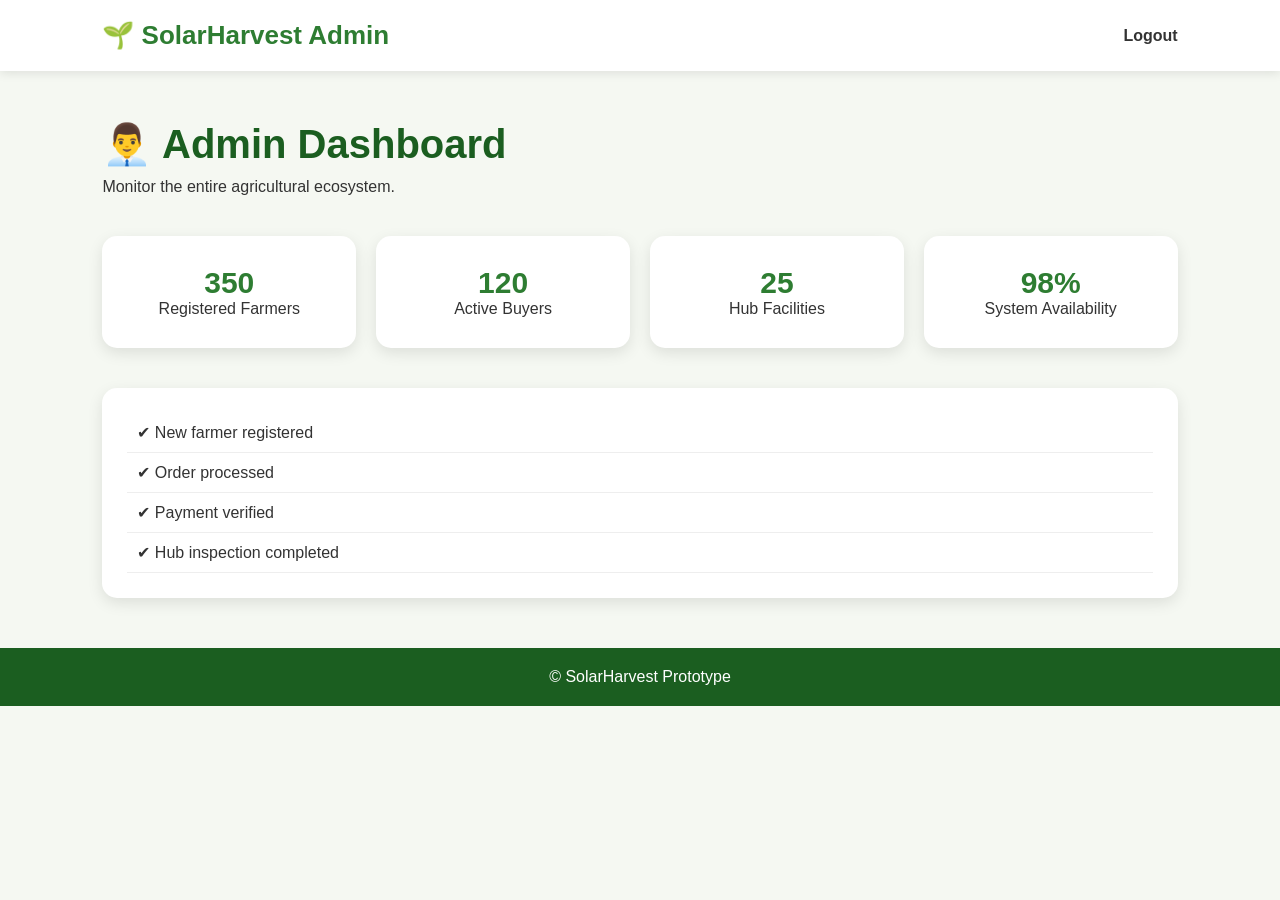
<file: admin.html>
<!DOCTYPE html>

<html>

<head>

<title>Admin Dashboard</title>

<link rel="stylesheet" href="css/style.css">

</head>


<body>


<header>

<nav class="navbar">


<div class="logo">
🌱 SolarHarvest Admin
</div>


<ul class="nav-links">

<li>
<a href="index.html">
Logout
</a>
</li>


</ul>


</nav>

</header>



<section class="dashboard">


<h1>
👨‍💼 Admin Dashboard
</h1>


<p>
Monitor the entire agricultural ecosystem.
</p>



<div class="stats">


<div class="stat-card">

<h3>
350
</h3>

<p>
Registered Farmers
</p>

</div>


<div class="stat-card">

<h3>
120
</h3>

<p>
Active Buyers
</p>

</div>


<div class="stat-card">

<h3>
25
</h3>

<p>
Hub Facilities
</p>

</div>


<div class="stat-card">

<h3>
98%
</h3>

<p>
System Availability
</p>

</div>


</div>




<div class="activity">


<p>
✔ New farmer registered</p>

<p>
✔ Order processed</p>

<p>
✔ Payment verified</p>

<p>
✔ Hub inspection completed</p>


</div>



</section>


<footer>

© SolarHarvest Prototype

</footer>


</body>

</html>
</file>
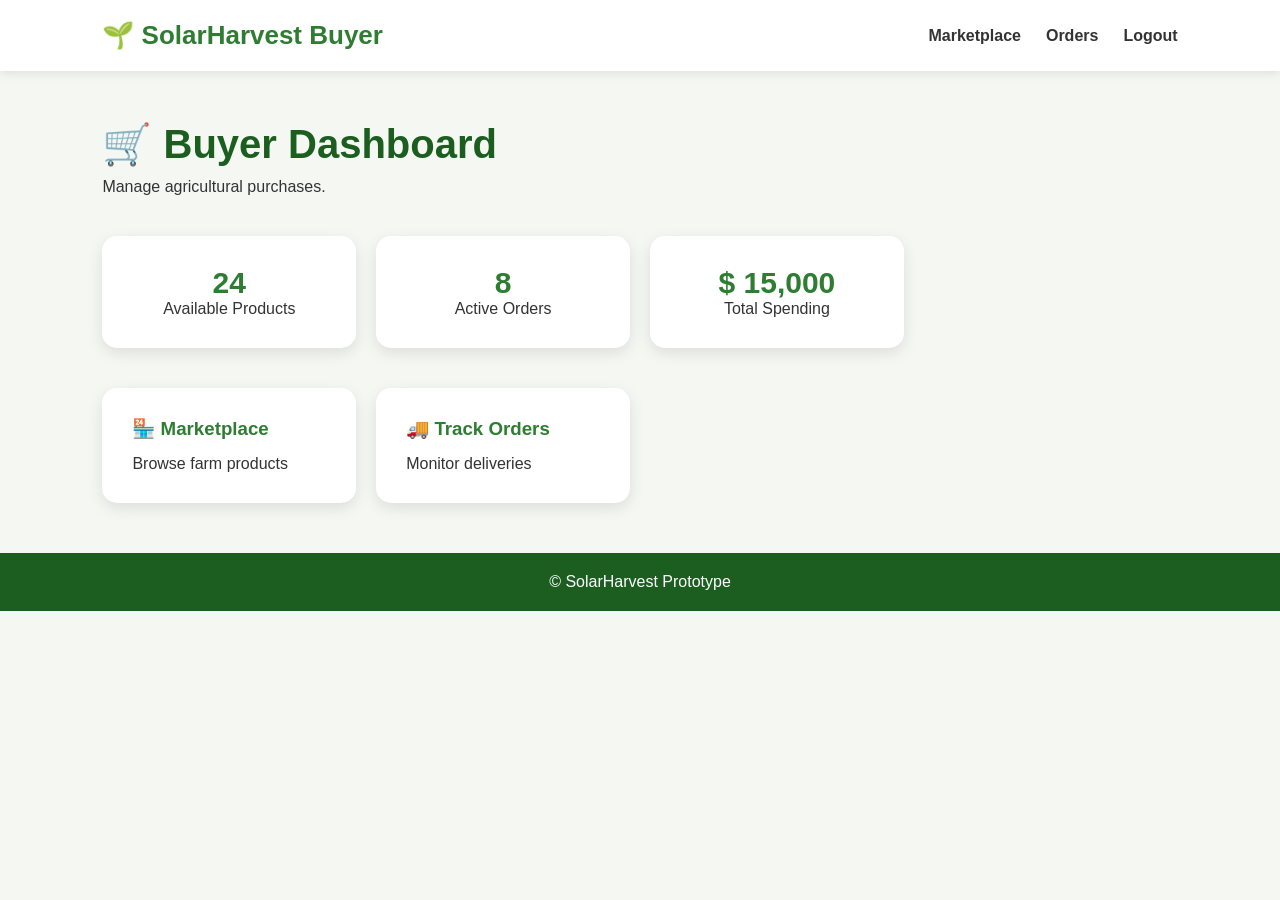
<file: buyer.html>
<!DOCTYPE html>

<html>

<head>

<title>Buyer Dashboard</title>

<link rel="stylesheet" href="css/style.css">

</head>


<body>


<header>

<nav class="navbar">

<div class="logo">
🌱 SolarHarvest Buyer
</div>


<ul class="nav-links">

<li>
<a href="marketplace.html">
Marketplace
</a>
</li>


<li>
<a href="tracking.html">
Orders
</a>
</li>


<li>
<a href="index.html">
Logout
</a>
</li>


</ul>


</nav>

</header>



<section class="dashboard">


<h1>
🛒 Buyer Dashboard
</h1>


<p>
Manage agricultural purchases.
</p>



<div class="stats">


<div class="stat-card">

<h3>
24
</h3>

<p>
Available Products
</p>

</div>


<div class="stat-card">

<h3>
8
</h3>

<p>
Active Orders
</p>

</div>


<div class="stat-card">

<h3>
$ 15,000
</h3>

<p>
Total Spending
</p>

</div>


</div>



<div class="dashboard-cards">


<a href="marketplace.html" class="dash-card">

<h3>
🏪 Marketplace
</h3>

<p>
Browse farm products
</p>

</a>


<a href="tracking.html" class="dash-card">

<h3>
🚚 Track Orders
</h3>

<p>
Monitor deliveries
</p>

</a>


</div>



</section>


<footer>

© SolarHarvest Prototype

</footer>


</body>

</html>
</file>
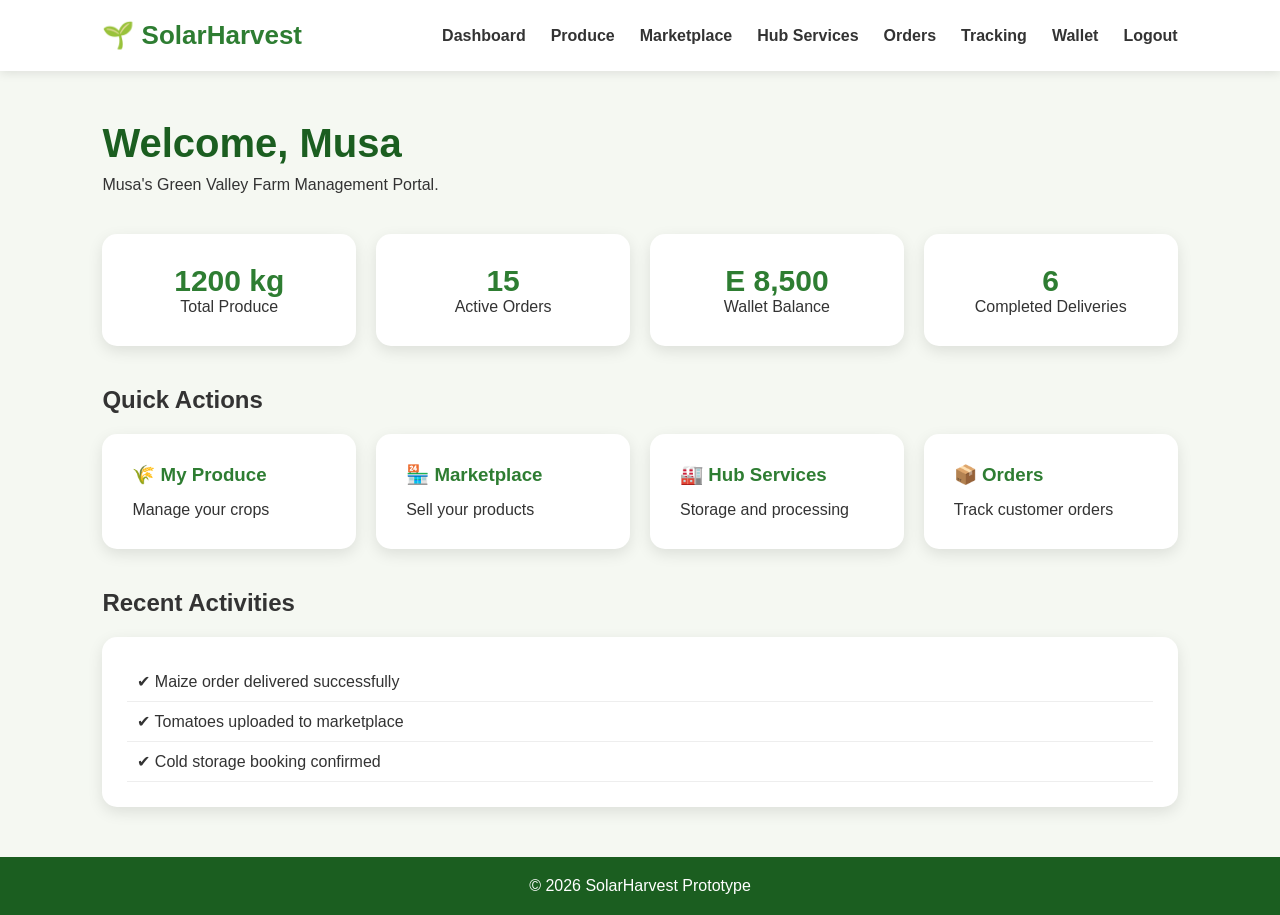
<file: dashboard.html>
<!DOCTYPE html>

<html lang="en">

<head>

<meta charset="UTF-8">
<meta name="viewport" content="width=device-width, initial-scale=1.0">

<title>SolarHarvest Dashboard</title>

<link rel="stylesheet" href="css/style.css">

</head>


<body>


<!-- Navigation -->

<header>

<nav class="navbar">

<div class="logo">
🌱 SolarHarvest
</div>


<ul class="nav-links">

<li>
<a href="dashboard.html">
Dashboard
</a>
</li>


<li>
<a href="produce.html">
Produce
</a>
</li>


<li>
<a href="marketplace.html">
Marketplace
</a>
</li>


<li>
<a href="hub_services.html">
Hub Services
</a>
</li>


<li>
<a href="orders.html">
Orders
</a>
</li>


<li>
<a href="tracking.html">
Tracking
</a>
</li>


<li>
<a href="wallet.html">
Wallet
</a>
</li>


<li>
<a href="index.html">
Logout
</a>
</li>


</ul>


</nav>

</header>



<!-- Dashboard -->


<section class="dashboard">


<h1>
Welcome, Musa
</h1>


<p>
Musa's Green Valley Farm Management Portal.
</p>



<!-- Statistics -->


<div class="stats">


<div class="stat-card">

<h3>
1200 kg
</h3>

<p>
Total Produce
</p>

</div>



<div class="stat-card">

<h3>
15
</h3>

<p>
Active Orders
</p>

</div>



<div class="stat-card">

<h3>
E 8,500
</h3>

<p>
Wallet Balance
</p>

</div>



<div class="stat-card">

<h3>
6
</h3>

<p>
Completed Deliveries
</p>

</div>


</div>





<!-- Quick Actions -->


<h2>
Quick Actions
</h2>


<div class="dashboard-cards">


<a href="produce.html" class="dash-card">

<h3>
🌾 My Produce
</h3>

<p>
Manage your crops
</p>

</a>




<a href="marketplace.html" class="dash-card">

<h3>
🏪 Marketplace
</h3>

<p>
Sell your products
</p>

</a>




<a href="hub_services.html" class="dash-card">

<h3>
🏭 Hub Services
</h3>

<p>
Storage and processing
</p>

</a>




<a href="orders.html" class="dash-card">

<h3>
📦 Orders
</h3>

<p>
Track customer orders
</p>

</a>


</div>






<!-- Recent Activities -->


<h2>
Recent Activities
</h2>



<div class="activity">


<p>
✔ Maize order delivered successfully
</p>


<p>
✔ Tomatoes uploaded to marketplace
</p>


<p>
✔ Cold storage booking confirmed
</p>


</div>



</section>




<footer>

<p>
© 2026 SolarHarvest Prototype
</p>

</footer>



</body>

</html>
</file>
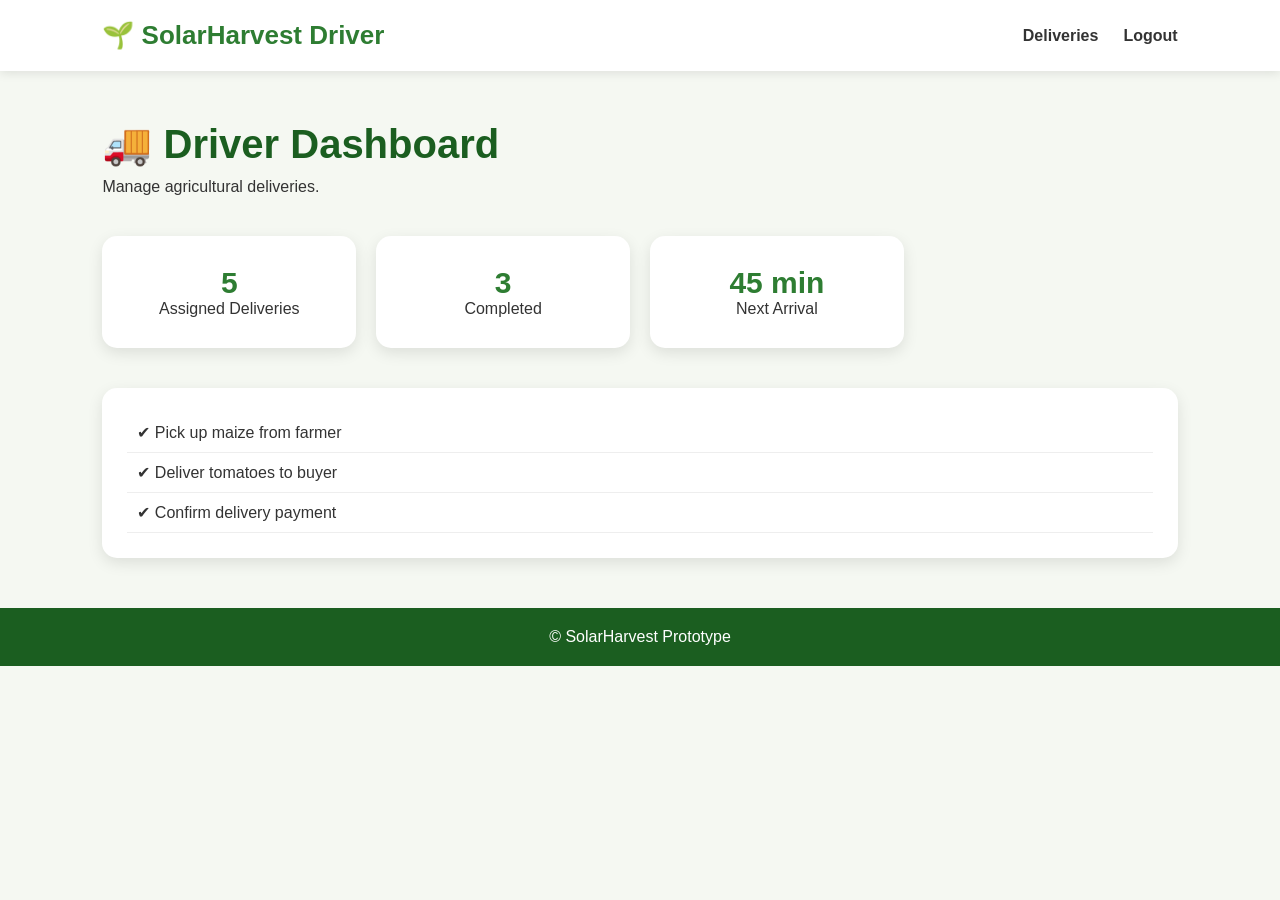
<file: driver.html>
<!DOCTYPE html>

<html>

<head>

<title>Driver Dashboard</title>

<link rel="stylesheet" href="css/style.css">

</head>


<body>


<header>

<nav class="navbar">


<div class="logo">
🌱 SolarHarvest Driver
</div>


<ul class="nav-links">

<li>
<a href="tracking.html">
Deliveries
</a>
</li>


<li>
<a href="index.html">
Logout
</a>
</li>

</ul>


</nav>

</header>



<section class="dashboard">


<h1>
🚚 Driver Dashboard
</h1>


<p>
Manage agricultural deliveries.
</p>



<div class="stats">


<div class="stat-card">

<h3>
5
</h3>

<p>
Assigned Deliveries
</p>

</div>



<div class="stat-card">

<h3>
3
</h3>

<p>
Completed
</p>

</div>


<div class="stat-card">

<h3>
45 min
</h3>

<p>
Next Arrival
</p>

</div>


</div>



<div class="activity">

<p>
✔ Pick up maize from farmer</p>

<p>
✔ Deliver tomatoes to buyer</p>

<p>
✔ Confirm delivery payment</p>

</div>



</section>



<footer>

© SolarHarvest Prototype

</footer>


</body>

</html>
</file>
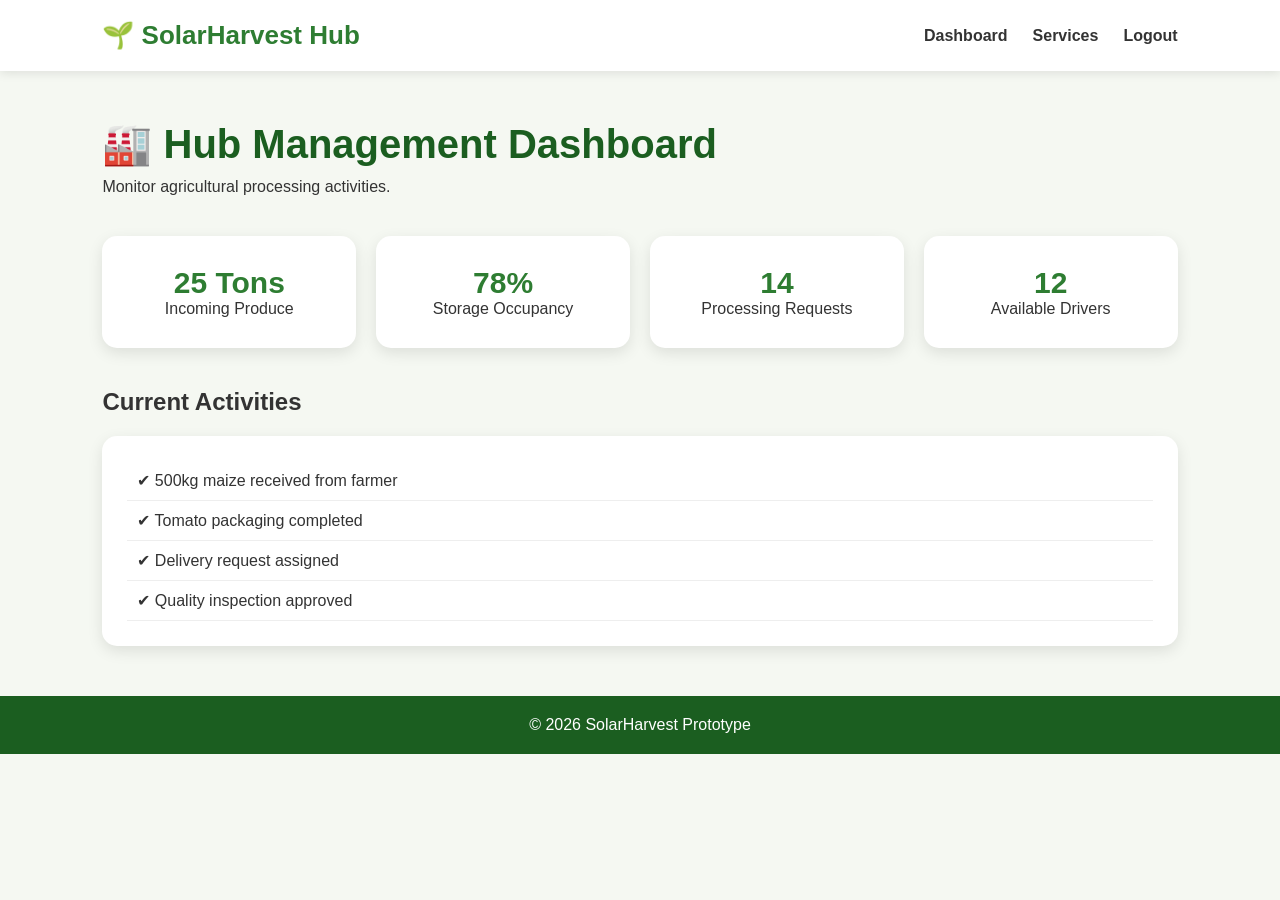
<file: hub_dasboard.html>
<!DOCTYPE html>

<html lang="en">

<head>

<meta charset="UTF-8">

<meta name="viewport" content="width=device-width, initial-scale=1.0">

<title>Hub Dashboard</title>

<link rel="stylesheet" href="css/style.css">

</head>


<body>


<header>

<nav class="navbar">

<div class="logo">
🌱 SolarHarvest Hub
</div>


<ul class="nav-links">

<li>
<a href="hub-dashboard.html">
Dashboard
</a>
</li>


<li>
<a href="hub-services.html">
Services
</a>
</li>


<li>
<a href="index.html">
Logout
</a>
</li>


</ul>

</nav>

</header>




<section class="dashboard">


<h1>
🏭 Hub Management Dashboard
</h1>


<p>
Monitor agricultural processing activities.
</p>




<div class="stats">


<div class="stat-card">

<h3>
25 Tons
</h3>

<p>
Incoming Produce
</p>

</div>




<div class="stat-card">

<h3>
78%
</h3>

<p>
Storage Occupancy
</p>

</div>




<div class="stat-card">

<h3>
14
</h3>

<p>
Processing Requests
</p>

</div>




<div class="stat-card">

<h3>
12
</h3>

<p>
Available Drivers
</p>

</div>


</div>





<h2>
Current Activities
</h2>



<div class="activity">


<p>
✔ 500kg maize received from farmer</p>


<p>
✔ Tomato packaging completed</p>


<p>
✔ Delivery request assigned</p>


<p>
✔ Quality inspection approved</p>


</div>




</section>




<footer>

© 2026 SolarHarvest Prototype

</footer>


</body>

</html>
</file>
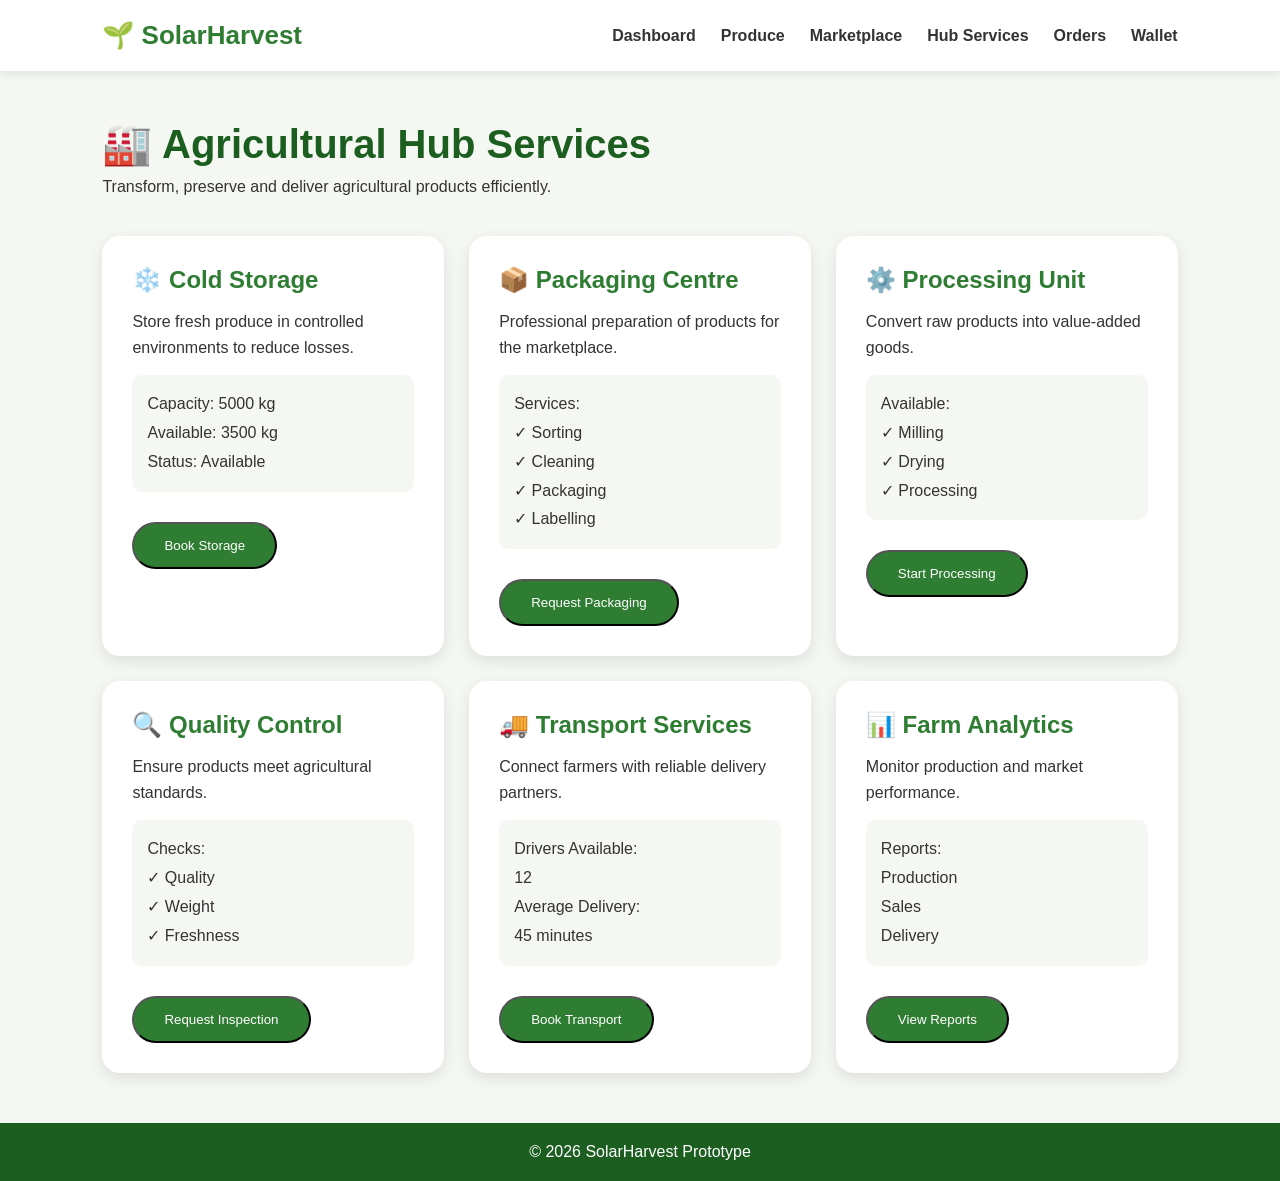
<file: hub_services.html>
<!DOCTYPE html>

<html lang="en">

<head>

<meta charset="UTF-8">
<meta name="viewport" content="width=device-width, initial-scale=1.0">

<title>Hub Services | SolarHarvest</title>

<link rel="stylesheet" href="css/style.css">

</head>


<body>


<header>

<nav class="navbar">

<div class="logo">
🌱 SolarHarvest
</div>


<ul class="nav-links">

<li>
<a href="dashboard.html">
Dashboard
</a>
</li>


<li>
<a href="produce.html">
Produce
</a>
</li>


<li>
<a href="marketplace.html">
Marketplace
</a>
</li>


<li>
<a href="hub-services.html">
Hub Services
</a>
</li>


<li>
<a href="orders.html">
Orders
</a>
</li>


<li>
<a href="wallet.html">
Wallet
</a>
</li>


</ul>


</nav>

</header>





<section class="dashboard">


<h1>
🏭 Agricultural Hub Services
</h1>


<p>
Transform, preserve and deliver agricultural products efficiently.
</p>




<div class="service-grid">



<div class="service-card">


<h3>
❄️ Cold Storage
</h3>


<p>
Store fresh produce in controlled environments to reduce losses.
</p>


<div class="service-info">

Capacity:
5000 kg

<br>

Available:
3500 kg

<br>

Status:
Available

</div>


<button class="btn">
Book Storage
</button>


</div>






<div class="service-card">


<h3>
📦 Packaging Centre
</h3>


<p>
Professional preparation of products for the marketplace.
</p>


<div class="service-info">

Services:

<br>
✓ Sorting

<br>
✓ Cleaning

<br>
✓ Packaging

<br>
✓ Labelling

</div>


<button class="btn">
Request Packaging
</button>


</div>






<div class="service-card">


<h3>
⚙️ Processing Unit
</h3>


<p>
Convert raw products into value-added goods.
</p>


<div class="service-info">

Available:

<br>
✓ Milling

<br>
✓ Drying

<br>
✓ Processing

</div>


<button class="btn">
Start Processing
</button>


</div>






<div class="service-card">


<h3>
🔍 Quality Control
</h3>


<p>
Ensure products meet agricultural standards.
</p>


<div class="service-info">

Checks:

<br>
✓ Quality

<br>
✓ Weight

<br>
✓ Freshness

</div>


<button class="btn">
Request Inspection
</button>


</div>






<div class="service-card">


<h3>
🚚 Transport Services
</h3>


<p>
Connect farmers with reliable delivery partners.
</p>


<div class="service-info">

Drivers Available:

<br>

12

<br>

Average Delivery:

<br>

45 minutes

</div>


<button class="btn">
Book Transport
</button>


</div>






<div class="service-card">


<h3>
📊 Farm Analytics
</h3>


<p>
Monitor production and market performance.
</p>


<div class="service-info">

Reports:

<br>

Production

<br>

Sales

<br>

Delivery

</div>


<button class="btn">
View Reports
</button>


</div>



</div>


</section>





<footer>

© 2026 SolarHarvest Prototype

</footer>


</body>

</html>
</file>
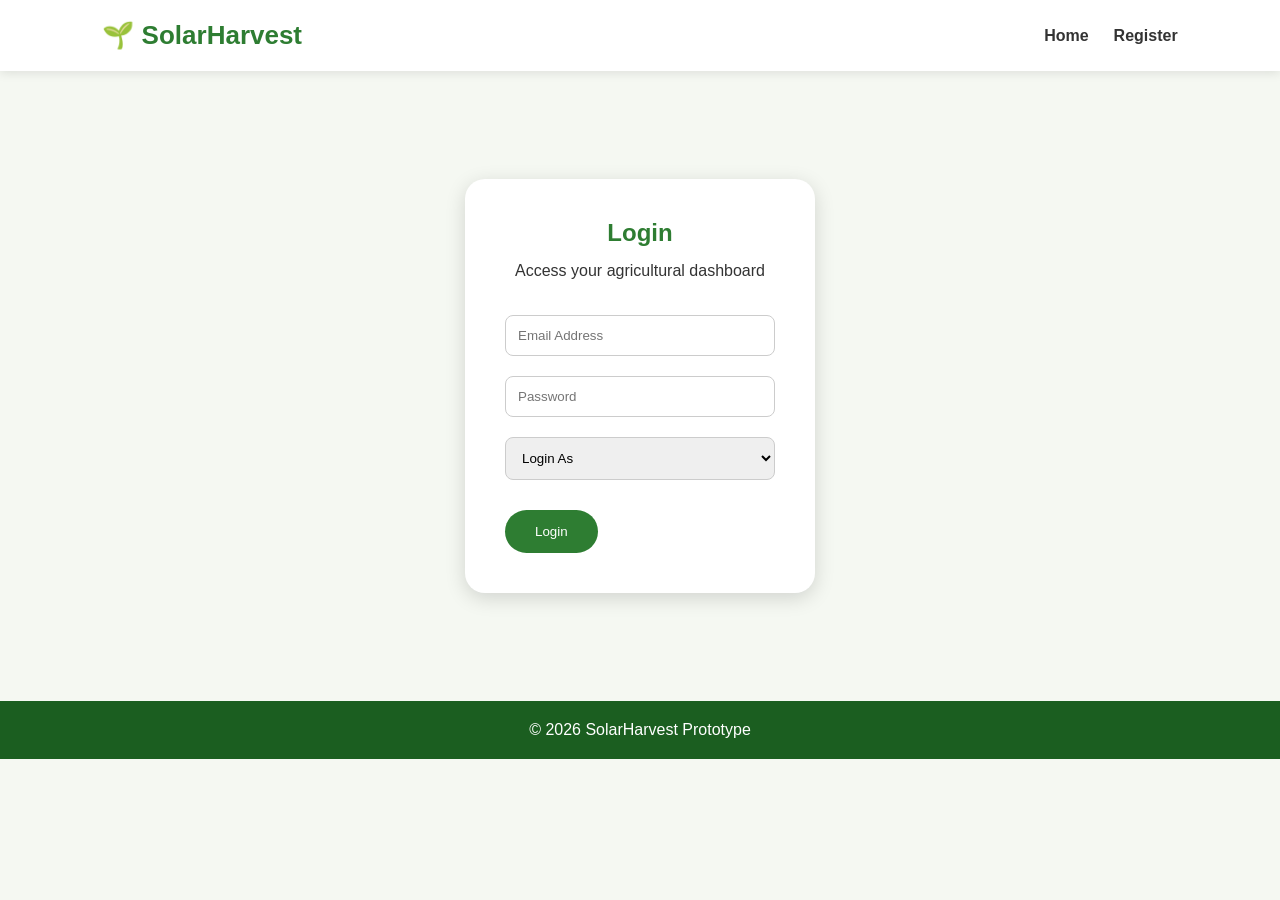
<file: login.html>
<!DOCTYPE html>
<html lang="en">

<head>

<meta charset="UTF-8">
<meta name="viewport" content="width=device-width, initial-scale=1.0">

<title>SolarHarvest Login</title>

<link rel="stylesheet" href="css/style.css">

</head>
<script src="js/app.js"></script>

<body>


<header>

<nav class="navbar">

<div class="logo">
🌱 SolarHarvest
</div>


<ul class="nav-links">

<li><a href="index.html">Home</a></li>

<li><a href="register.html">Register</a></li>

</ul>


</nav>

</header>




<section class="form-section">


<div class="form-card">


<h2>
Login
</h2>


<p>
Access your agricultural dashboard
</p>



<input 
type="email"
placeholder="Email Address">



<input 
type="password"
placeholder="Password">



<select>

<option>
Login As
</option>

<option>
Farmer
</option>

<option>
Buyer
</option>

<option>
Driver
</option>

<option>
Hub Staff
</option>

<option>
Admin
</option>

</select>



<button onclick="loginUser()" class="btn">
Login
</button>


</div>


</section>




<footer>

<p>
© 2026 SolarHarvest Prototype
</p>

</footer>


</body>

</html>
</file>
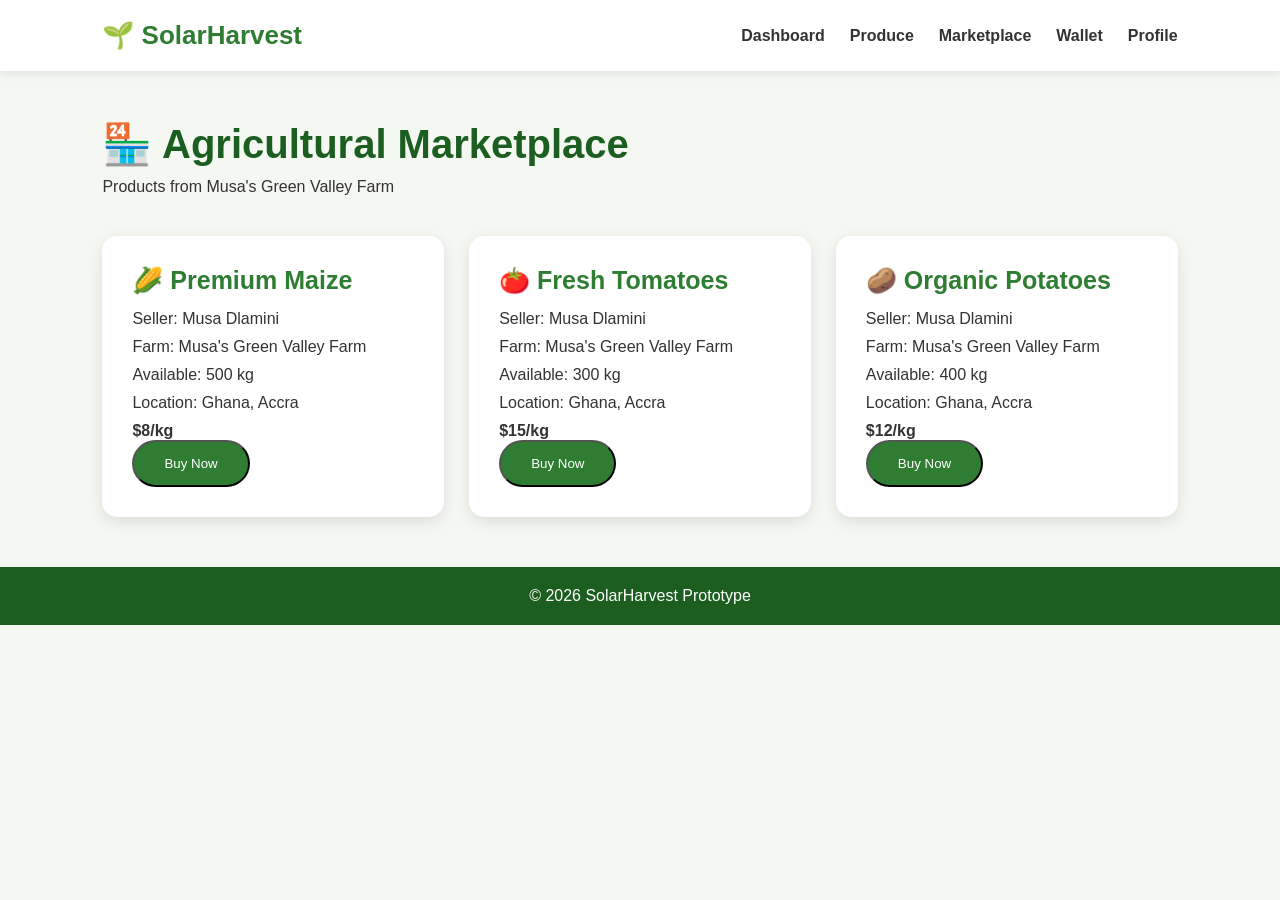
<file: marketplace.html>
<!DOCTYPE html>

<html lang="en">

<head>

<meta charset="UTF-8">

<meta name="viewport" content="width=device-width, initial-scale=1.0">

<title>Musa Marketplace | SolarHarvest</title>

<link rel="stylesheet" href="css/style.css">

</head>


<body>



<header>


<nav class="navbar">


<div class="logo">
🌱 SolarHarvest
</div>



<ul class="nav-links">


<li>
<a href="dashboard.html">
Dashboard
</a>
</li>


<li>
<a href="produce.html">
Produce
</a>
</li>


<li>
<a href="marketplace.html">
Marketplace
</a>
</li>


<li>
<a href="wallet.html">
Wallet
</a>
</li>


<li>
<a href="profile.html">
Profile
</a>
</li>


</ul>


</nav>


</header>







<section class="dashboard">


<h1>
🏪 Agricultural Marketplace
</h1>


<p>
Products from Musa's Green Valley Farm
</p>





<div class="product-grid">





<div class="product-card">


<h3>
🌽 Premium Maize
</h3>


<p>
Seller:
Musa Dlamini
</p>


<p>
Farm:
Musa's Green Valley Farm
</p>


<p>
Available:
500 kg
</p>


<p>
Location:
Ghana, Accra
</p>


<h4>
$8/kg
</h4>


<button class="btn">
Buy Now
</button>


</div>







<div class="product-card">


<h3>
🍅 Fresh Tomatoes
</h3>


<p>
Seller:
Musa Dlamini
</p>


<p>
Farm:
Musa's Green Valley Farm
</p>


<p>
Available:
300 kg
</p>


<p>
Location:
Ghana, Accra
</p>


<h4>
$15/kg
</h4>


<button class="btn">
Buy Now
</button>


</div>







<div class="product-card">


<h3>
🥔 Organic Potatoes
</h3>


<p>
Seller:
Musa Dlamini
</p>


<p>
Farm:
Musa's Green Valley Farm
</p>


<p>
Available:
400 kg
</p>


<p>
Location:
Ghana, Accra
</p>


<h4>
$12/kg
</h4>


<button class="btn">
Buy Now
</button>


</div>



</div>





</section>




<footer>

© 2026 SolarHarvest Prototype

</footer>



</body>

</html>
</file>
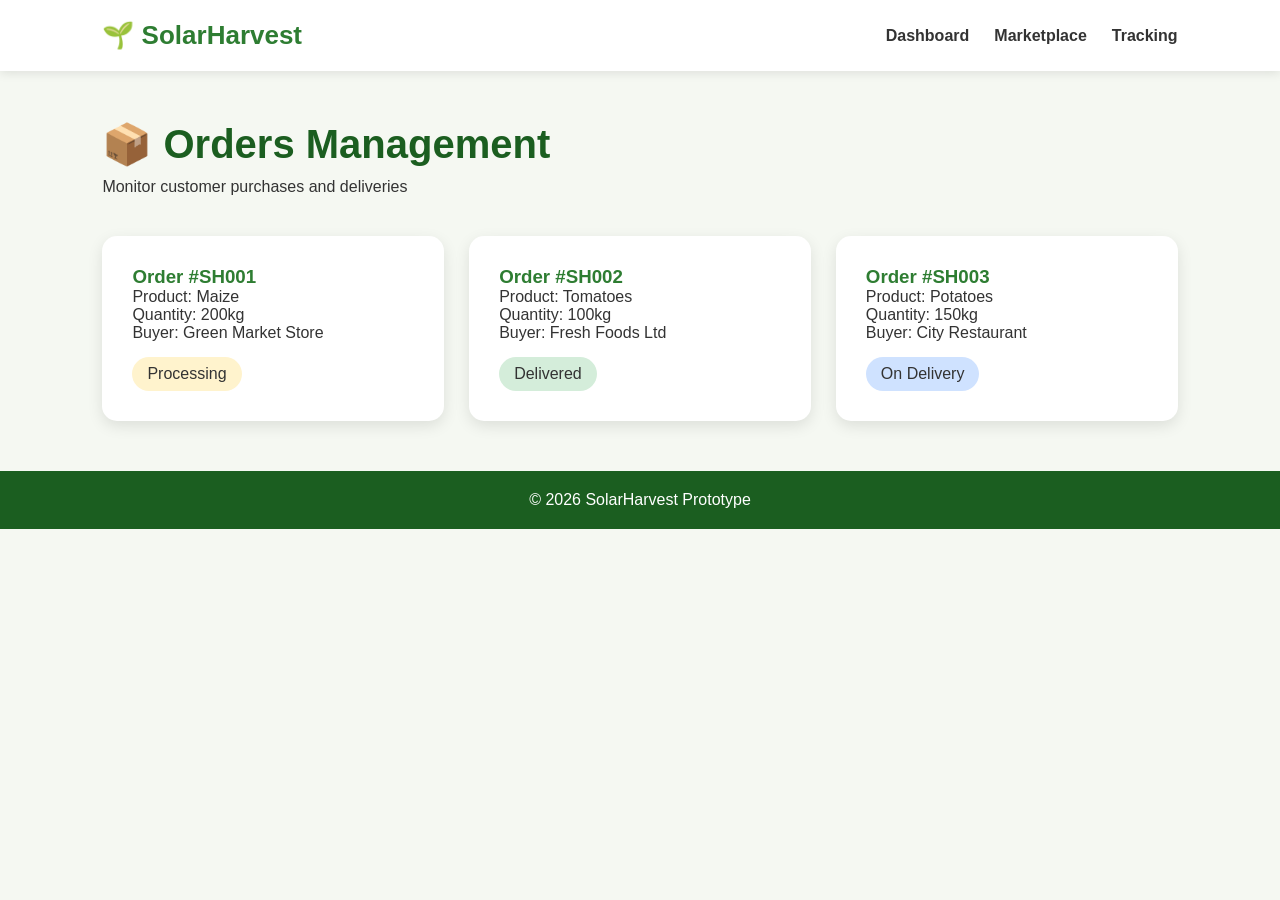
<file: orders.html>
<!DOCTYPE html>

<html lang="en">

<head>

<meta charset="UTF-8">
<meta name="viewport" content="width=device-width, initial-scale=1.0">

<title>Orders | SolarHarvest</title>

<link rel="stylesheet" href="css/style.css">

</head>


<body>


<header>

<nav class="navbar">

<div class="logo">
🌱 SolarHarvest
</div>


<ul class="nav-links">

<li><a href="dashboard.html">Dashboard</a></li>

<li><a href="marketplace.html">Marketplace</a></li>

<li><a href="tracking.html">Tracking</a></li>

</ul>

</nav>

</header>




<section class="dashboard">


<h1>
📦 Orders Management
</h1>


<p>
Monitor customer purchases and deliveries
</p>



<div class="order-grid">


<div class="order-card">

<h3>
Order #SH001
</h3>

<p>
Product: Maize
</p>

<p>
Quantity: 200kg
</p>

<p>
Buyer: Green Market Store
</p>

<span class="pending">
Processing
</span>

</div>



<div class="order-card">

<h3>
Order #SH002
</h3>

<p>
Product: Tomatoes
</p>

<p>
Quantity: 100kg
</p>

<p>
Buyer: Fresh Foods Ltd
</p>

<span class="completed">
Delivered
</span>

</div>




<div class="order-card">

<h3>
Order #SH003
</h3>

<p>
Product: Potatoes
</p>

<p>
Quantity: 150kg
</p>

<p>
Buyer: City Restaurant
</p>

<span class="shipping">
On Delivery
</span>

</div>



</div>



</section>



<footer>

© 2026 SolarHarvest Prototype

</footer>



</body>

</html>
</file>
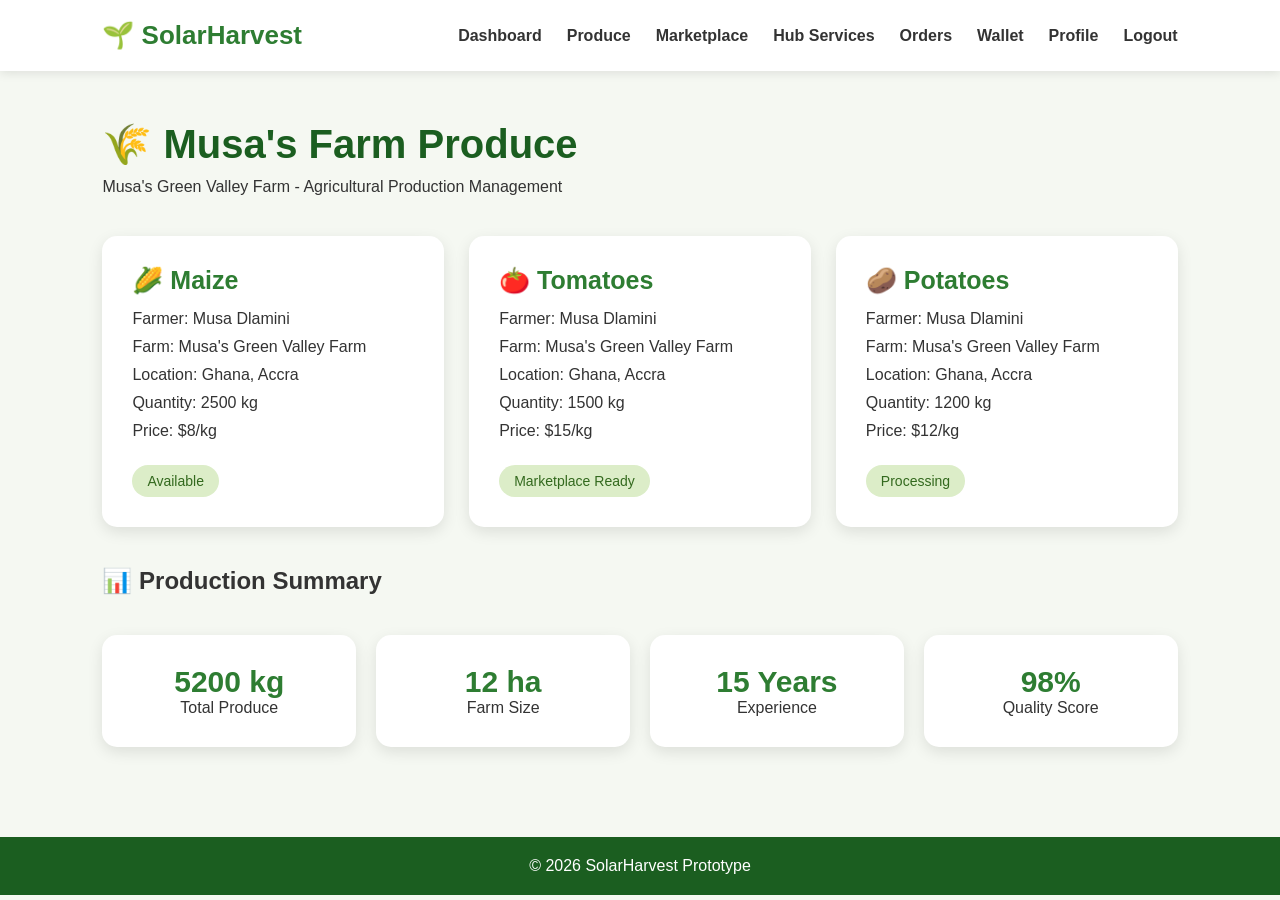
<file: produce.html>
<!DOCTYPE html>

<html lang="en">

<head>

<meta charset="UTF-8">

<meta name="viewport" content="width=device-width, initial-scale=1.0">

<title>Musa Produce | SolarHarvest</title>

<link rel="stylesheet" href="css/style.css">

</head>


<body>


<header>

<nav class="navbar">


<div class="logo">
🌱 SolarHarvest
</div>



<ul class="nav-links">

<li>
<a href="dashboard.html">
Dashboard
</a>
</li>


<li>
<a href="produce.html">
Produce
</a>
</li>


<li>
<a href="marketplace.html">
Marketplace
</a>
</li>


<li>
<a href="hub_services.html">
Hub Services
</a>
</li>


<li>
<a href="orders.html">
Orders
</a>
</li>


<li>
<a href="wallet.html">
Wallet
</a>
</li>


<li>
<a href="profile.html">
Profile
</a>
</li>


<li>
<a href="index.html">
Logout
</a>
</li>


</ul>


</nav>

</header>






<section class="dashboard">


<h1>
🌾 Musa's Farm Produce
</h1>


<p>
Musa's Green Valley Farm - Agricultural Production Management
</p>





<div class="product-grid">





<div class="product-card">


<h3>
🌽 Maize
</h3>


<p>
Farmer:
Musa Dlamini
</p>


<p>
Farm:
Musa's Green Valley Farm
</p>


<p>
Location:
Ghana, Accra
</p>


<p>
Quantity:
2500 kg
</p>


<p>
Price:
$8/kg
</p>


<span class="status">
Available
</span>


</div>







<div class="product-card">


<h3>
🍅 Tomatoes
</h3>


<p>
Farmer:
Musa Dlamini
</p>


<p>
Farm:
Musa's Green Valley Farm
</p>


<p>
Location:
Ghana, Accra
</p>


<p>
Quantity:
1500 kg
</p>


<p>
Price:
$15/kg
</p>


<span class="status">
Marketplace Ready
</span>


</div>







<div class="product-card">


<h3>
🥔 Potatoes
</h3>


<p>
Farmer:
Musa Dlamini
</p>


<p>
Farm:
Musa's Green Valley Farm
</p>


<p>
Location:
Ghana, Accra
</p>


<p>
Quantity:
1200 kg
</p>


<p>
Price:
$12/kg
</p>


<span class="status">
Processing
</span>


</div>





</div>





<h2>
📊 Production Summary
</h2>



<div class="stats">


<div class="stat-card">

<h3>
5200 kg
</h3>

<p>
Total Produce
</p>

</div>



<div class="stat-card">

<h3>
12 ha
</h3>

<p>
Farm Size
</p>

</div>



<div class="stat-card">

<h3>
15 Years
</h3>

<p>
Experience
</p>

</div>



<div class="stat-card">

<h3>
98%
</h3>

<p>
Quality Score
</p>

</div>



</div>



</section>






<footer>

© 2026 SolarHarvest Prototype

</footer>


</body>

</html>
</file>
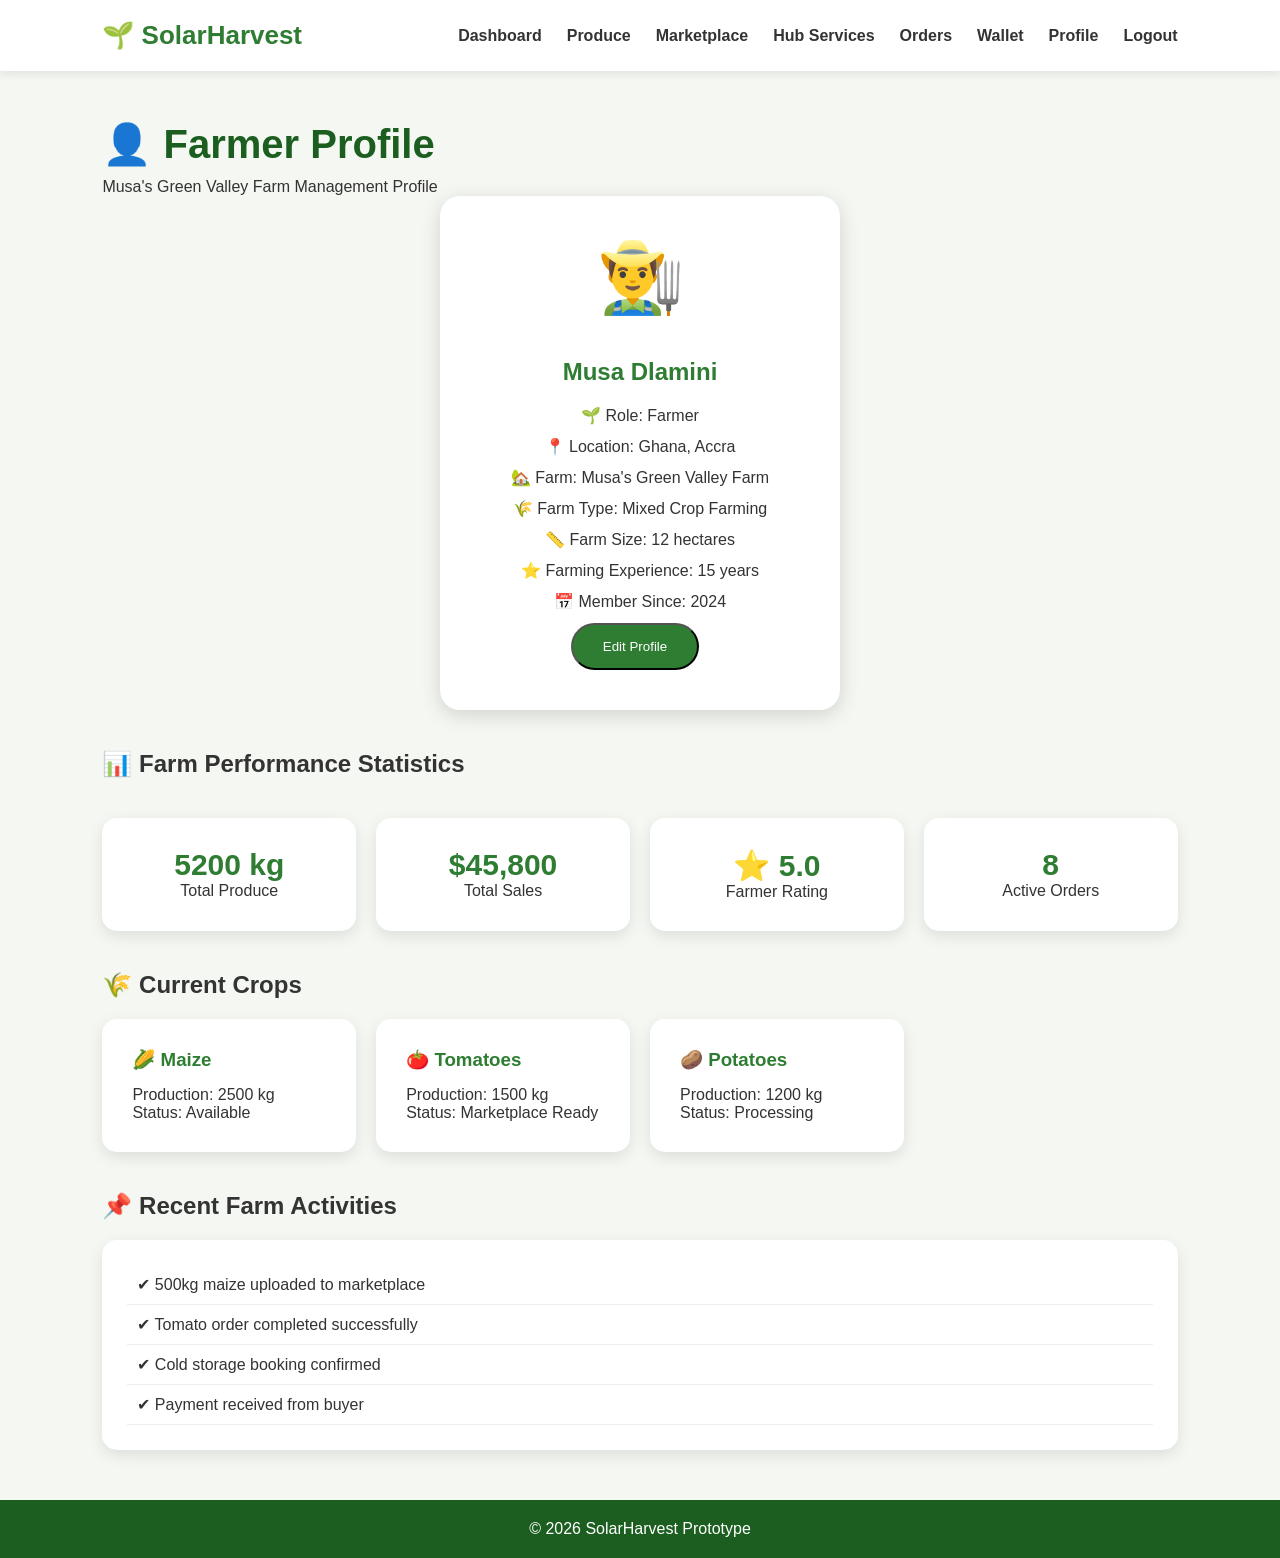
<file: profile.html>
<!DOCTYPE html>

<html lang="en">

<head>

<meta charset="UTF-8">

<meta name="viewport" content="width=device-width, initial-scale=1.0">

<title>Musa Profile | SolarHarvest</title>

<link rel="stylesheet" href="css/style.css">

</head>


<body>


<header>

<nav class="navbar">


<div class="logo">
🌱 SolarHarvest
</div>



<ul class="nav-links">


<li>
<a href="dashboard.html">
Dashboard
</a>
</li>


<li>
<a href="produce.html">
Produce
</a>
</li>


<li>
<a href="marketplace.html">
Marketplace
</a>
</li>


<li>
<a href="hub_services.html">
Hub Services
</a>
</li>


<li>
<a href="orders.html">
Orders
</a>
</li>


<li>
<a href="wallet.html">
Wallet
</a>
</li>


<li>
<a href="profile.html">
Profile
</a>
</li>


<li>
<a href="index.html">
Logout
</a>
</li>


</ul>


</nav>

</header>





<section class="dashboard">


<h1>
👤 Farmer Profile
</h1>


<p>
Musa's Green Valley Farm Management Profile
</p>




<!-- Farmer Information Card -->


<div class="profile-card">


<div class="profile-image">

👨‍🌾

</div>



<h2>
Musa Dlamini
</h2>



<p>
🌱 Role: Farmer
</p>


<p>
📍 Location: Ghana, Accra
</p>


<p>
🏡 Farm: Musa's Green Valley Farm
</p>


<p>
🌾 Farm Type: Mixed Crop Farming
</p>


<p>
📏 Farm Size: 12 hectares
</p>


<p>
⭐ Farming Experience: 15 years
</p>


<p>
📅 Member Since: 2024
</p>



<button class="btn">
Edit Profile
</button>



</div>





<!-- Farmer Statistics -->


<h2>
📊 Farm Performance Statistics
</h2>



<div class="stats">



<div class="stat-card">


<h3>
5200 kg
</h3>


<p>
Total Produce
</p>


</div>





<div class="stat-card">


<h3>
$45,800
</h3>


<p>
Total Sales
</p>


</div>





<div class="stat-card">


<h3>
⭐ 5.0
</h3>


<p>
Farmer Rating
</p>


</div>





<div class="stat-card">


<h3>
8
</h3>


<p>
Active Orders
</p>


</div>



</div>







<!-- Crop Information -->


<h2>
🌾 Current Crops
</h2>



<div class="dashboard-cards">



<div class="dash-card">


<h3>
🌽 Maize
</h3>


<p>
Production: 2500 kg
</p>


<p>
Status: Available
</p>


</div>





<div class="dash-card">


<h3>
🍅 Tomatoes
</h3>


<p>
Production: 1500 kg
</p>


<p>
Status: Marketplace Ready
</p>


</div>





<div class="dash-card">


<h3>
🥔 Potatoes
</h3>


<p>
Production: 1200 kg
</p>


<p>
Status: Processing
</p>


</div>



</div>






<!-- Farm Activity -->


<h2>
📌 Recent Farm Activities
</h2>



<div class="activity">


<p>
✔ 500kg maize uploaded to marketplace
</p>


<p>
✔ Tomato order completed successfully
</p>


<p>
✔ Cold storage booking confirmed
</p>


<p>
✔ Payment received from buyer
</p>


</div>



</section>






<footer>

<p>
© 2026 SolarHarvest Prototype
</p>

</footer>




</body>

</html>
</file>
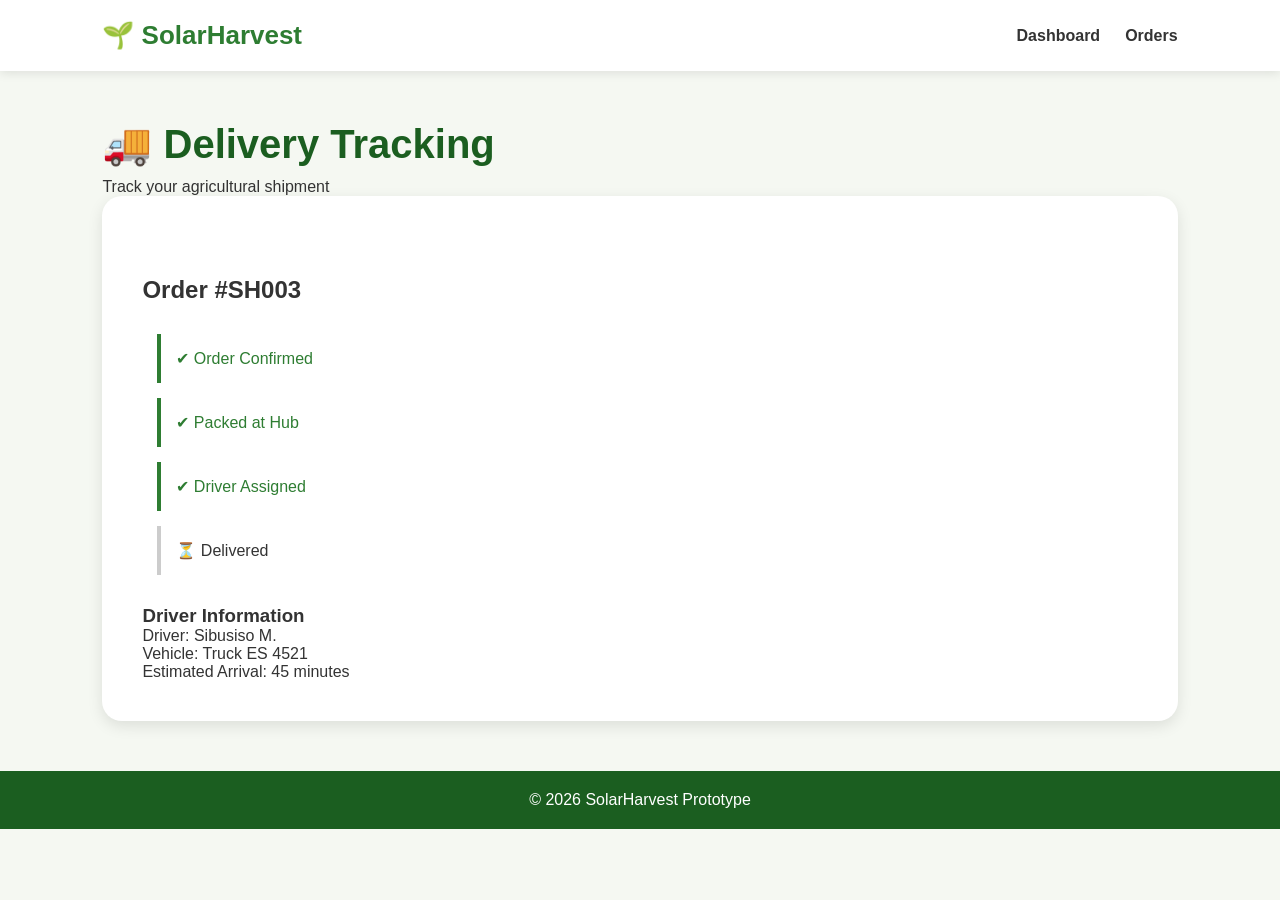
<file: tracking.html>
<!DOCTYPE html>

<html lang="en">

<head>

<meta charset="UTF-8">

<meta name="viewport" content="width=device-width, initial-scale=1.0">

<title>Order Tracking</title>

<link rel="stylesheet" href="css/style.css">

</head>


<body>


<header>

<nav class="navbar">

<div class="logo">
🌱 SolarHarvest
</div>


<ul class="nav-links">

<li>
<a href="dashboard.html">
Dashboard
</a>
</li>


<li>
<a href="orders.html">
Orders
</a>
</li>

</ul>


</nav>

</header>





<section class="dashboard">


<h1>
🚚 Delivery Tracking
</h1>


<p>
Track your agricultural shipment
</p>




<div class="tracking-box">


<h2>
Order #SH003
</h2>


<div class="timeline">


<div class="step active">

✔ Order Confirmed

</div>



<div class="step active">

✔ Packed at Hub

</div>



<div class="step active">

✔ Driver Assigned

</div>



<div class="step">

⏳ Delivered

</div>



</div>




<h3>
Driver Information
</h3>


<p>
Driver: Sibusiso M.
</p>


<p>
Vehicle: Truck ES 4521
</p>


<p>
Estimated Arrival: 45 minutes
</p>



</div>



</section>




<footer>

© 2026 SolarHarvest Prototype

</footer>


</body>

</html>
</file>
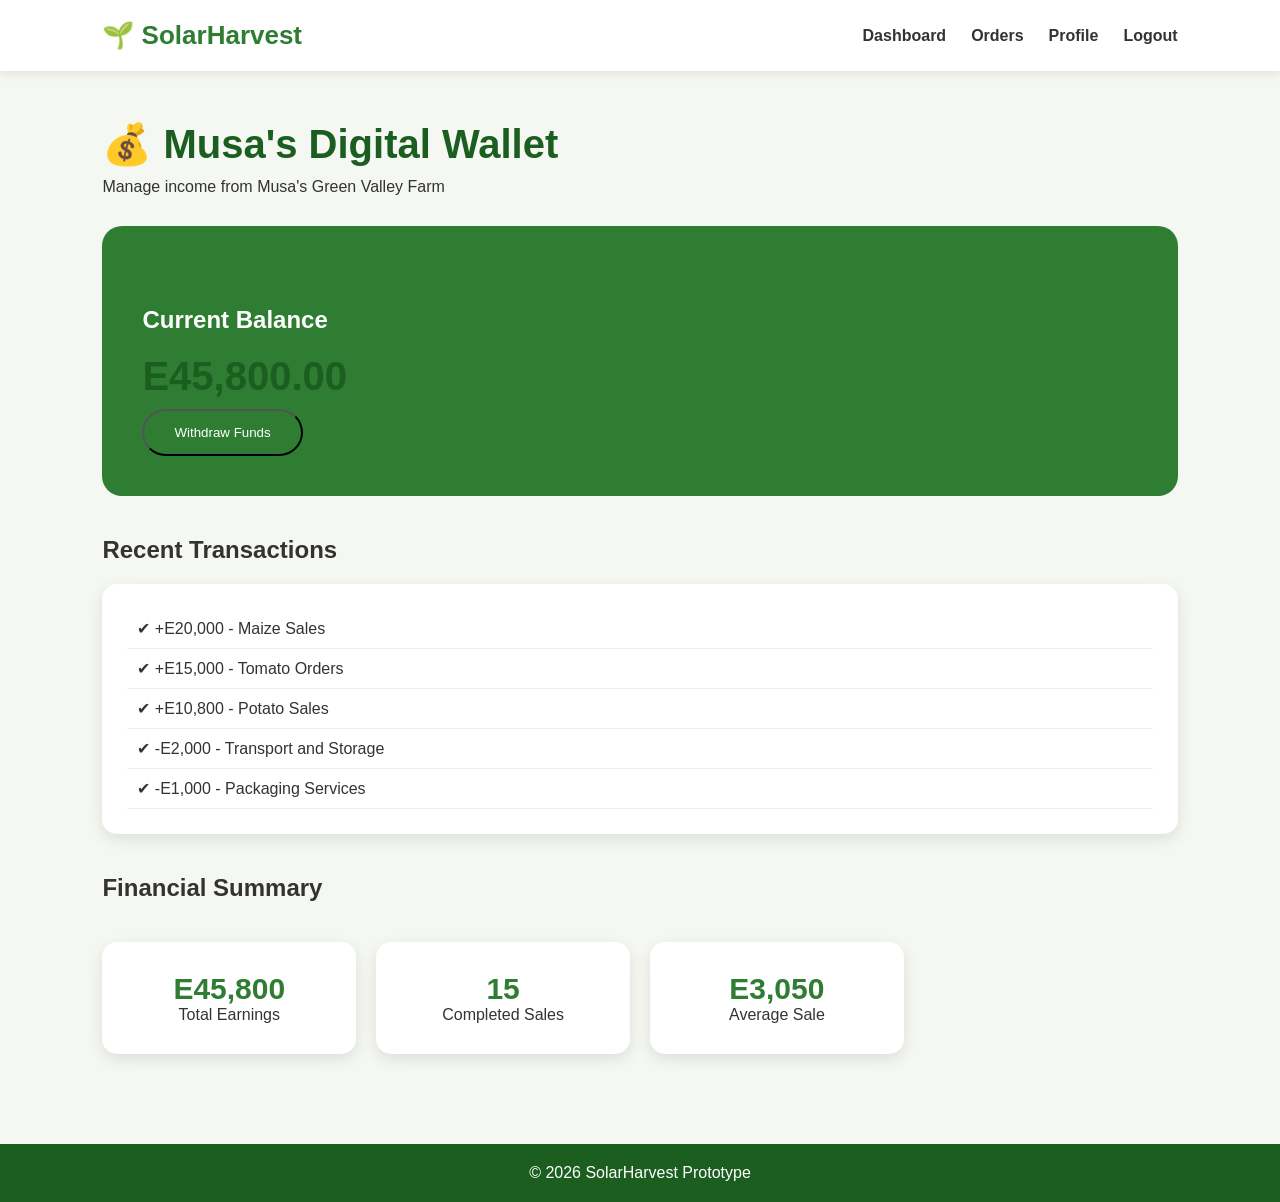
<file: wallet.html>
<!DOCTYPE html>

<html lang="en">

<head>

<meta charset="UTF-8">

<meta name="viewport" content="width=device-width, initial-scale=1.0">

<title>Musa Wallet | SolarHarvest</title>

<link rel="stylesheet" href="css/style.css">

</head>



<body>


<header>


<nav class="navbar">


<div class="logo">
🌱 SolarHarvest
</div>



<ul class="nav-links">


<li>
<a href="dashboard.html">
Dashboard
</a>
</li>


<li>
<a href="orders.html">
Orders
</a>
</li>


<li>
<a href="profile.html">
Profile
</a>
</li>


<li>
<a href="index.html">
Logout
</a>
</li>


</ul>


</nav>


</header>






<section class="dashboard">


<h1>
💰 Musa's Digital Wallet
</h1>


<p>
Manage income from Musa's Green Valley Farm
</p>






<div class="wallet-card">


<h2>
Current Balance
</h2>


<h1>
E45,800.00
</h1>


<button class="btn">
Withdraw Funds
</button>


</div>







<h2>
Recent Transactions
</h2>





<div class="activity">


<p>
✔ +E20,000 - Maize Sales
</p>


<p>
✔ +E15,000 - Tomato Orders
</p>


<p>
✔ +E10,800 - Potato Sales
</p>


<p>
✔ -E2,000 - Transport and Storage
</p>


<p>
✔ -E1,000 - Packaging Services
</p>


</div>







<h2>
Financial Summary
</h2>



<div class="stats">


<div class="stat-card">

<h3>
E45,800
</h3>

<p>
Total Earnings
</p>

</div>



<div class="stat-card">

<h3>
15
</h3>

<p>
Completed Sales
</p>

</div>



<div class="stat-card">

<h3>
E3,050
</h3>

<p>
Average Sale
</p>

</div>


</div>



</section>





<footer>

© 2026 SolarHarvest Prototype

</footer>



</body>

</html>
</file>
<file: css/style.css>
*{

margin:0;
padding:0;
box-sizing:border-box;

}


body{

font-family:Arial, Helvetica, sans-serif;
background:#f5f8f2;
color:#333;

}



/* Navigation */


.navbar{

display:flex;
justify-content:space-between;
align-items:center;
padding:20px 8%;
background:white;
box-shadow:0 2px 10px rgba(0,0,0,0.1);

}



.logo{

font-size:26px;
font-weight:bold;
color:#2e7d32;

}



.nav-links{

display:flex;
list-style:none;
gap:25px;

}



.nav-links a{

text-decoration:none;
color:#333;
font-weight:bold;

}



/* Hero */


.hero{

display:flex;
justify-content:space-between;
align-items:center;
padding:80px 8%;

}



.hero-text{

width:50%;

}



.hero-text h1{

font-size:45px;
color:#1b5e20;
margin-bottom:20px;

}



.hero-text p{

font-size:20px;
line-height:1.6;
margin-bottom:30px;

}




.hero-image img{

width:400px;

}



/* Buttons */


.btn{

display:inline-block;
padding:14px 30px;
background:#2e7d32;
color:white;
text-decoration:none;
border-radius:30px;
margin-right:10px;

}



.secondary{

background:#8bc34a;

}




/* Features */


.features{

padding:60px 8%;
text-align:center;

}



.features h2{

font-size:35px;
margin-bottom:40px;

}



.feature-container{

display:flex;
gap:30px;
justify-content:center;

}



.card{

background:white;
padding:30px;
border-radius:15px;
width:300px;
box-shadow:0 5px 15px rgba(0,0,0,0.1);

}



.card h3{

color:#2e7d32;
margin-bottom:15px;

}




footer{

text-align:center;
padding:20px;
background:#1b5e20;
color:white;

}




/* Mobile */


@media(max-width:768px){


.hero{

flex-direction:column;

}


.hero-text{

width:100%;

}


.hero-image img{

width:280px;

}



.feature-container{

flex-direction:column;
align-items:center;

}


.navbar{

flex-direction:column;

}


}

/* Authentication Forms */


.form-section{

min-height:70vh;
display:flex;
justify-content:center;
align-items:center;
padding:50px;

}



.form-card{

background:white;
width:350px;
padding:40px;
border-radius:20px;
box-shadow:0 5px 20px rgba(0,0,0,0.15);
text-align:center;

}



.form-card h2{

color:#2e7d32;
margin-bottom:15px;

}



.form-card p{

margin-bottom:25px;

}



.form-card input,
.form-card select{


width:100%;
padding:12px;
margin:10px 0;
border:1px solid #ccc;
border-radius:8px;

}



.form-card .btn{

border:none;
cursor:pointer;
margin-top:20px;

display:block;

}


/* Dashboard */


.dashboard{

padding:50px 8%;

}



.dashboard h1{

color:#1b5e20;
font-size:40px;

margin-bottom:10px;

}



.stats{

display:grid;

grid-template-columns:
repeat(4,1fr);

gap:20px;

margin:40px 0;

}



.stat-card{

background:white;

padding:30px;

border-radius:15px;

text-align:center;

box-shadow:
0 5px 15px rgba(0,0,0,0.1);

}



.stat-card h3{

font-size:30px;

color:#2e7d32;

}



.dashboard h2{

margin:40px 0 20px;

}



.dashboard-cards{

display:grid;

grid-template-columns:
repeat(4,1fr);

gap:20px;

}



.dash-card{

background:white;

padding:30px;

border-radius:15px;

text-decoration:none;

color:#333;

box-shadow:
0 5px 15px rgba(0,0,0,0.1);

transition:0.3s;

}



.dash-card:hover{

transform:translateY(-5px);

}



.dash-card h3{

color:#2e7d32;

margin-bottom:15px;

}



.activity{

background:white;

padding:25px;

border-radius:15px;

box-shadow:
0 5px 15px rgba(0,0,0,0.1);

}



.activity p{

padding:10px;

border-bottom:1px solid #eee;

}




/* Dashboard Mobile */


@media(max-width:900px){


.stats{

grid-template-columns:
repeat(2,1fr);

}


.dashboard-cards{

grid-template-columns:
1fr;

}


}



@media(max-width:600px){


.stats{

grid-template-columns:
1fr;

}


}

/* Produce and Marketplace */


.product-grid{

display:grid;

grid-template-columns:
repeat(3,1fr);

gap:25px;

margin-top:40px;

}



.product-card{

background:white;

padding:30px;

border-radius:15px;

box-shadow:
0 5px 15px rgba(0,0,0,0.1);

}



.product-card h3{

color:#2e7d32;

font-size:25px;

margin-bottom:15px;

}



.product-card p{

margin:10px 0;

}



.status{

display:inline-block;

margin-top:15px;

padding:8px 15px;

background:#dcedc8;

color:#33691e;

border-radius:20px;

font-size:14px;

}




@media(max-width:900px){


.product-grid{

grid-template-columns:1fr;

}


}

/* Hub Services */


.service-grid{


display:grid;

grid-template-columns:
repeat(3,1fr);

gap:25px;

margin-top:40px;


}




.service-card{


background:white;

padding:30px;

border-radius:18px;

box-shadow:
0 5px 15px rgba(0,0,0,0.1);

transition:0.3s;


}



.service-card:hover{


transform:translateY(-5px);


}



.service-card h3{


color:#2e7d32;

font-size:24px;

margin-bottom:15px;


}



.service-card p{


line-height:1.6;

margin-bottom:15px;


}



.service-card h4{


color:#558b2f;

margin-bottom:20px;


}




@media(max-width:900px){


.service-grid{


grid-template-columns:1fr;


}


}

/* Orders */


.order-grid{

display:grid;
grid-template-columns:repeat(3,1fr);
gap:25px;
margin-top:40px;

}



.order-card{

background:white;
padding:30px;
border-radius:15px;
box-shadow:0 5px 15px rgba(0,0,0,0.1);

}



.order-card h3{

color:#2e7d32;

}



.pending,
.completed,
.shipping{

display:inline-block;
padding:8px 15px;
border-radius:20px;
margin-top:15px;

}



.pending{

background:#fff3cd;

}



.completed{

background:#d4edda;

}



.shipping{

background:#cfe2ff;

}



/* Tracking */


.tracking-box{

background:white;
padding:40px;
border-radius:20px;
box-shadow:0 5px 15px rgba(0,0,0,0.1);

}



.timeline{

margin:30px 0;

}



.step{

padding:15px;
border-left:4px solid #ccc;
margin:15px;

}



.step.active{

border-color:#2e7d32;
color:#2e7d32;

}



/* Wallet */


.wallet-card{

background:#2e7d32;
color:white;
padding:40px;
border-radius:20px;
margin:30px 0;

}



@media(max-width:900px){


.order-grid{

grid-template-columns:1fr;

}


}

/* Hub Service Details */


.service-info{

background:#f5f8f2;

padding:15px;

border-radius:10px;

margin:15px 0;

line-height:1.8;

}


.service-card button{

margin-top:15px;

}

/* Profile */


.profile-card{

background:white;

width:400px;

padding:40px;

margin:auto;

text-align:center;

border-radius:20px;

box-shadow:
0 5px 20px rgba(0,0,0,0.15);

}



.profile-image{

font-size:70px;

margin-bottom:20px;

}


.profile-card h2{

color:#2e7d32;

margin-bottom:20px;

}


.profile-card p{

margin:12px;

}

/* Landing Page Background Slideshow */


.slideshow{

height:90vh;

background-size:cover;

background-position:center;

position:relative;

display:flex;

align-items:center;

padding:8%;

animation:
backgroundChange 40s infinite;

}



.overlay{

position:absolute;

top:0;
left:0;

width:100%;
height:100%;

background:
rgba(0,0,0,0.45);

}



.hero-text{

position:relative;

z-index:2;

color:white;

}



.hero-text h1{

font-size:55px;

max-width:700px;

}



.hero-text p{

font-size:22px;

max-width:600px;

}




@keyframes backgroundChange{


0%{

background-image:url("../images/farm3.jpg");

}



25%{

background-image:url("../images/farm1.jpeg");

}



50%{

background-image:url("../images/farm2.jpeg");

}



75%{

background-image:url("../images/farm3.jpg");

}



100%{

background-image:url("../images/farm1.jpeg");

}


}



.ussd-box{
    margin-top:30px;
    background:rgba(255,255,255,0.9);
    padding:20px;
    border-radius:10px;
    max-width:200px;
    color:#2e7d32;
    box-shadow:0 4px 10px rgba(0,0,0,0.2);
}

.ussd-box h3{
    margin-bottom:10px;
}

.ussd-box p{
    margin:0;
    font-size:18px;
}
</file>
